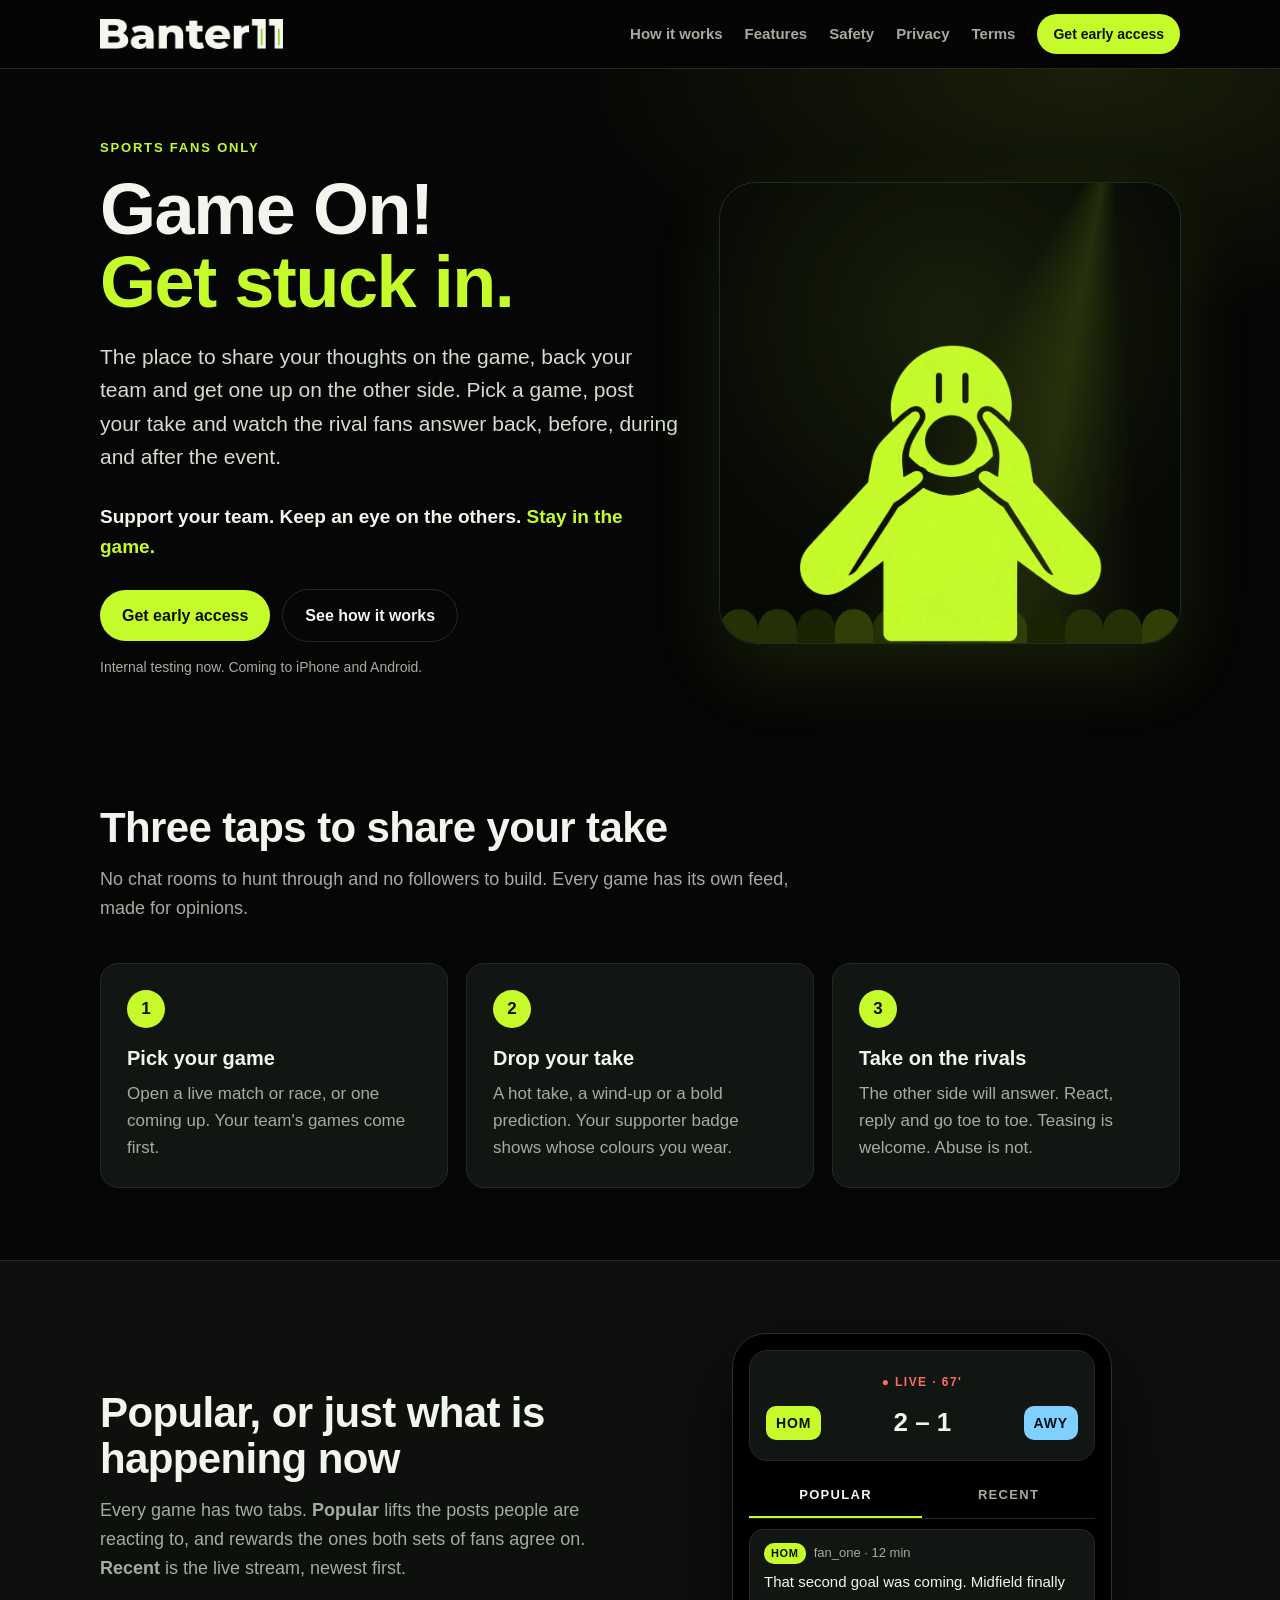
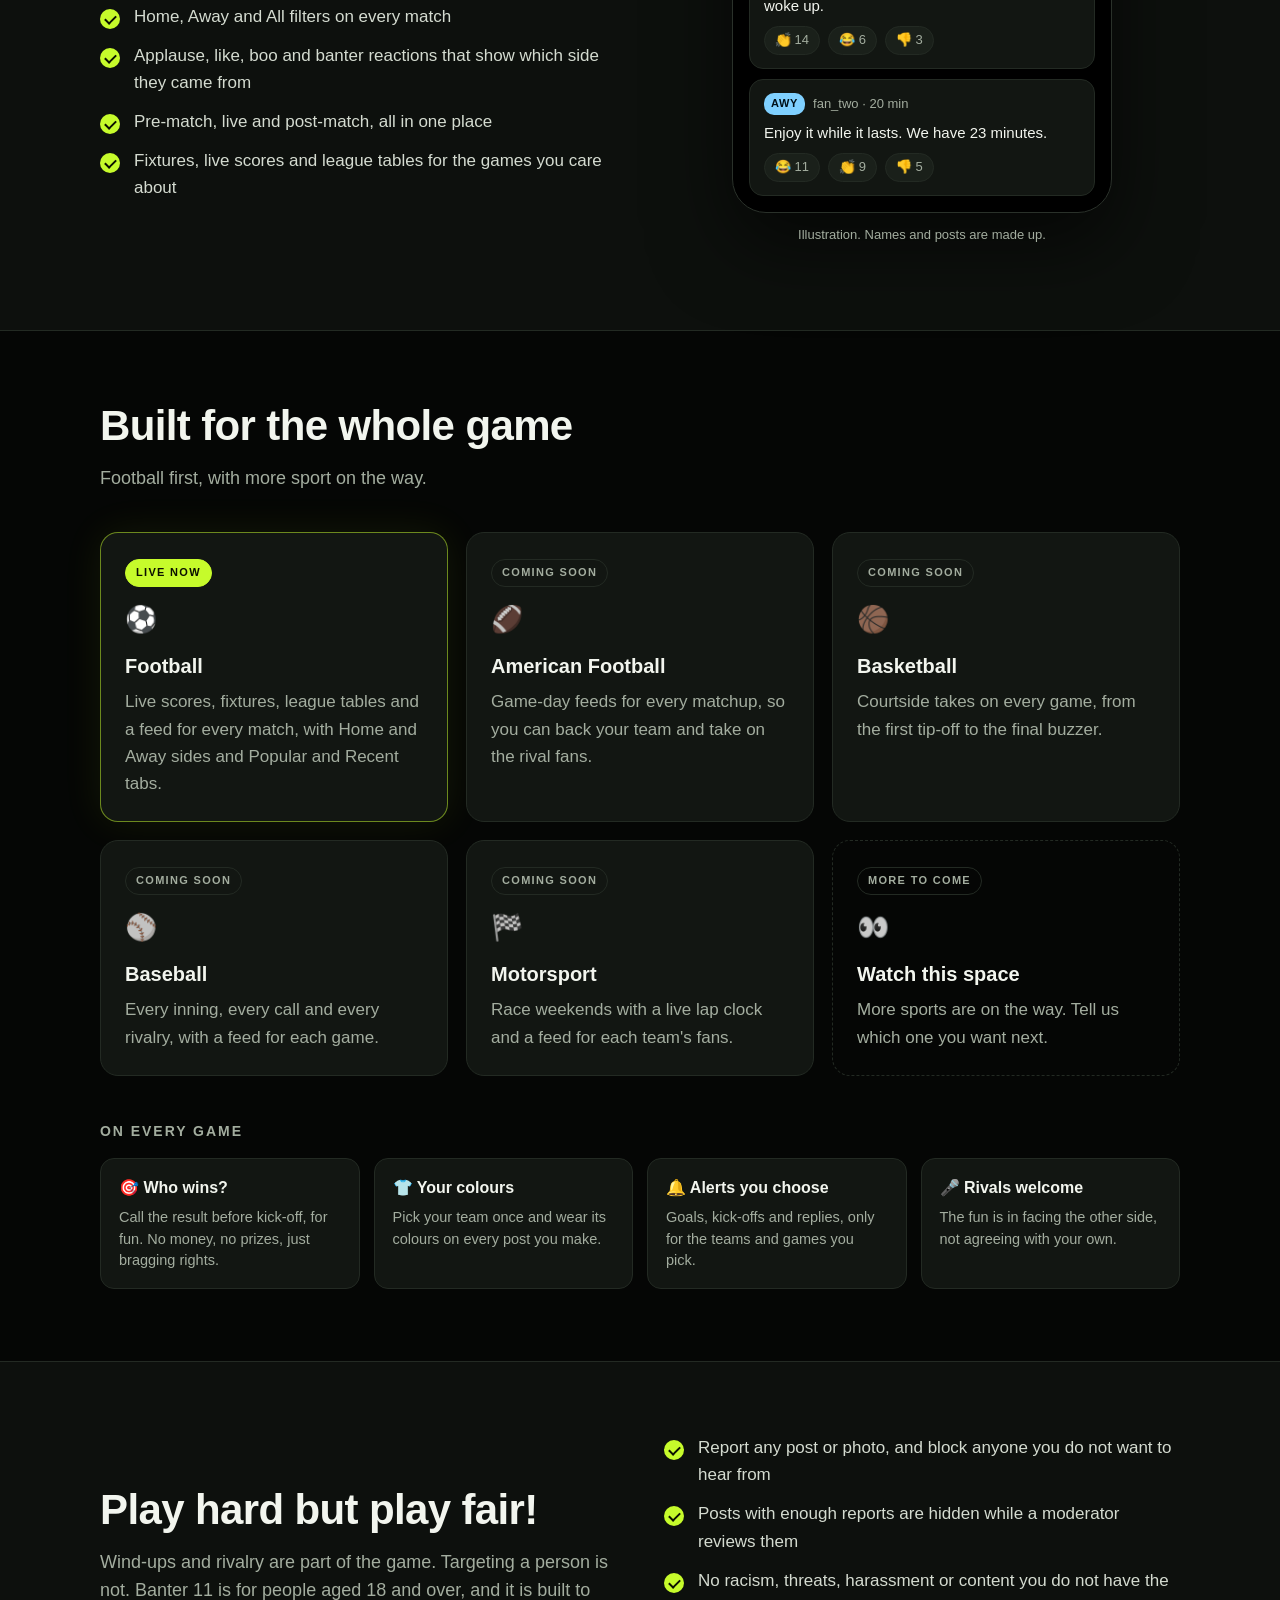
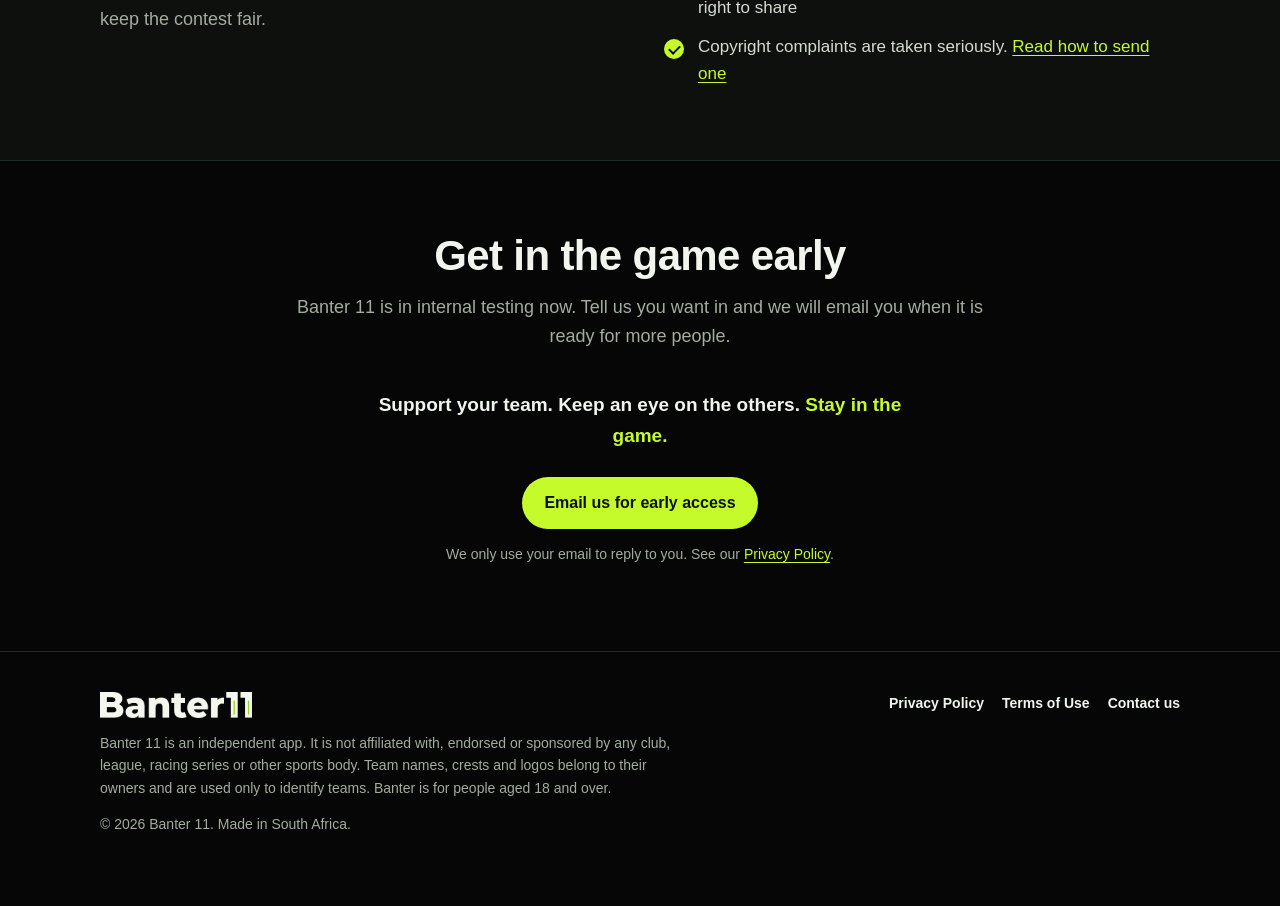
<file: index.html>
<!doctype html>
<html lang="en"><head><meta charset="utf-8"><meta name="viewport" content="width=device-width,initial-scale=1">
<title>Banter 11 · Game On! Share your take with sports fans from both sides</title>
<meta name="description" content="Banter 11 is where sports fans share their thoughts, back their team and take on the rival fans before, during and after the game.">
<meta name="theme-color" content="#050605">
<link rel="canonical" href="https://banter11.com/index.html">
<link rel="icon" href="favicon.ico" sizes="any"><link rel="icon" type="image/png" href="assets/favicon.png">
<link rel="apple-touch-icon" href="assets/apple-touch-icon.png">
<meta property="og:title" content="Banter 11 · Game On! Share your take with sports fans from both sides"><meta property="og:description" content="Banter 11 is where sports fans share their thoughts, back their team and take on the rival fans before, during and after the game.">
<meta property="og:type" content="website"><meta property="og:url" content="https://banter11.com/index.html">
<meta property="og:image" content="https://banter11.com/assets/og-card.png"><meta name="twitter:card" content="summary_large_image">
<link rel="stylesheet" href="style.css"></head>
<body>
<a class="skip" href="#main">Skip to content</a>
<header class="top"><div class="wrap">
<a class="brand" href="index.html" aria-label="Banter 11 home"><img src="assets/wordmark-light.png" alt="Banter 11" width="182" height="30"></a>
<nav aria-label="Main">
<a href="index.html#how">How it works</a><a href="index.html#features">Features</a><a href="index.html#safe">Safety</a>
<a href="privacy.html">Privacy</a><a href="terms.html">Terms</a>
<a class="btn" href="index.html#early">Get early access</a></nav>
</div></header>
<main id="main">

<section class="hero"><div class="wrap">
<div>
<span class="eyebrow">Sports fans only</span>
<h1>Game On! <em>Get stuck in.</em></h1>
<p class="lead">The place to share your thoughts on the game, back your team and get one up on the other side. Pick a game, post your take and watch the rival fans answer back, before, during and after the event.</p>
<p class="slogan">Support your team. Keep an eye on the others. <strong>Stay in the game.</strong></p>
<div class="cta"><a class="btn" href="#early">Get early access</a><a class="btn ghost" href="#how">See how it works</a></div>
<p class="note">Internal testing now. Coming to iPhone and Android.</p>
</div>
<div class="hero-art"><div class="stage" role="img" aria-label="The Banter 11 mascot shouting while football, American football, basketball and motorsport scenes play behind it">
<div class="lights"></div>
<svg class="scene s1" viewBox="0 0 400 400" aria-hidden="true"><g fill="none" stroke="#c6fb2b" stroke-opacity=".35" stroke-width="3"><rect x="24" y="60" width="352" height="300" rx="6"/><line x1="200" y1="60" x2="200" y2="360"/><circle cx="200" cy="210" r="52"/><rect x="24" y="150" width="60" height="120"/><rect x="316" y="150" width="60" height="120"/></g>
<g class="ball"><circle r="17" fill="#f2f5ee"/><polygon points="0,-8 8,-2 5,7 -5,7 -8,-2" fill="#0b1000"/></g></svg>
<svg class="scene s2" viewBox="0 0 400 400" aria-hidden="true"><path id="trk" d="M200 52 C330 52 372 120 372 200 C372 290 320 348 200 348 C80 348 28 290 28 200 C28 120 70 52 200 52Z" fill="none" stroke="#c6fb2b" stroke-opacity=".35" stroke-width="30"/><path d="M200 52 C330 52 372 120 372 200 C372 290 320 348 200 348 C80 348 28 290 28 200 C28 120 70 52 200 52Z" fill="none" stroke="#050605" stroke-opacity=".6" stroke-width="2" stroke-dasharray="10 12"/>
<g><rect x="-13" y="-6" width="26" height="12" rx="4" fill="#f2f5ee"/><rect x="4" y="-8" width="5" height="16" rx="2" fill="#c6fb2b"/><rect x="-14" y="-9" width="4" height="18" rx="2" fill="#c6fb2b"/><animateMotion dur="2.2s" repeatCount="indefinite" rotate="auto"><mpath href="#trk"/></animateMotion></g></svg>
<svg class="scene s3" viewBox="0 0 400 400" aria-hidden="true"><g fill="none" stroke="#c6fb2b" stroke-opacity=".35" stroke-width="3"><rect x="24" y="60" width="352" height="300" rx="6"/><line x1="24" y1="110" x2="376" y2="110"/><line x1="24" y1="160" x2="376" y2="160"/><line x1="24" y1="210" x2="376" y2="210"/><line x1="24" y1="260" x2="376" y2="260"/><line x1="24" y1="310" x2="376" y2="310"/></g>
<g stroke="#f2f5ee" stroke-opacity=".85" stroke-width="5" fill="none" stroke-linecap="round"><path d="M300 66 V40 M280 20 V40 H320 V20"/></g>
<g><ellipse rx="19" ry="11" fill="#9a5a2b"/><path d="M-6 0H6M-3 -3V3M0 -3V3M3 -3V3" stroke="#f2f5ee" stroke-width="1.6"/><animateMotion dur="1.8s" repeatCount="indefinite" rotate="auto" path="M40 340 C130 140 220 60 300 30"/></g></svg>
<svg class="scene s4" viewBox="0 0 400 400" aria-hidden="true"><rect x="270" y="50" width="100" height="70" rx="4" fill="none" stroke="#c6fb2b" stroke-opacity=".5" stroke-width="4"/><rect x="304" y="86" width="32" height="24" fill="none" stroke="#c6fb2b" stroke-opacity=".5" stroke-width="3"/><ellipse cx="300" cy="128" rx="38" ry="9" fill="none" stroke="#ff8a3c" stroke-width="5"/><path d="M264 130 L282 170 M283 134 L292 172 M300 137 L300 174 M317 134 L308 172 M336 130 L318 170" stroke="#f2f5ee" stroke-opacity=".5" stroke-width="2"/>
<g><circle r="16" fill="#ff8a3c"/><path d="M-16 0H16M0 -16V16" stroke="#0b1000" stroke-width="2"/><animateMotion dur="1.8s" repeatCount="indefinite" path="M40 340 C120 90 230 40 300 130"/></g></svg>
<div class="crowd" aria-hidden="true"><i style="--d:0s"></i><i style="--d:.3s"></i><i style="--d:.1s"></i><i style="--d:.5s"></i><i style="--d:.2s"></i><i style="--d:.6s"></i><i style="--d:.15s"></i><i style="--d:.45s"></i><i style="--d:.05s"></i><i style="--d:.35s"></i><i style="--d:.55s"></i><i style="--d:.25s"></i></div>
<div class="rings" aria-hidden="true"><b></b><b></b><b></b></div>
<img class="mascot" src="assets/mascot.png" alt="" width="720" height="709">
<div class="sport" aria-hidden="true"><span class="l1">Football</span><span class="l2">Motorsport</span><span class="l3">American Football</span><span class="l4">Basketball</span></div>
</div>
</div>
</div></section>

<section id="how"><div class="wrap">
<h2>Three taps to share your take</h2>
<p class="sub">No chat rooms to hunt through and no followers to build. Every game has its own feed, made for opinions.</p>
<ol class="steps">
<li><h3>Pick your game</h3><p>Open a live match or race, or one coming up. Your team's games come first.</p></li>
<li><h3>Drop your take</h3><p>A hot take, a wind-up or a bold prediction. Your supporter badge shows whose colours you wear.</p></li>
<li><h3>Take on the rivals</h3><p>The other side will answer. React, reply and go toe to toe. Teasing is welcome. Abuse is not.</p></li>
</ol></div></section>

<section class="alt" id="features"><div class="wrap split">
<div>
<h2>Popular, or just what is happening now</h2>
<p class="sub" style="margin-bottom:0">Every game has two tabs. <strong>Popular</strong> lifts the posts people are reacting to, and rewards the ones both sets of fans agree on. <strong>Recent</strong> is the live stream, newest first.</p>
<ul class="ticks">
<li>Home, Away and All filters on every match</li>
<li>Applause, like, boo and banter reactions that show which side they came from</li>
<li>Pre-match, live and post-match, all in one place</li>
<li>Fixtures, live scores and league tables for the games you care about</li>
</ul>
</div>
<div>
<div class="phone" role="img" aria-label="Illustration of a Banter 11 match screen with a live score, Popular and Recent tabs and two posts">
<div class="score"><span class="live">&#9679; LIVE &middot; 67'</span>
<div class="row"><span class="badge h">HOM</span><span>2 &ndash; 1</span><span class="badge a">AWY</span></div></div>
<div class="tabs"><span class="on">POPULAR</span><span>RECENT</span></div>
<div class="post"><div class="who"><span class="badge h" style="min-width:0;padding:2px 7px;font-size:11px">HOM</span> fan_one &middot; 12 min</div>
<p>That second goal was coming. Midfield finally woke up.</p><div class="react"><span>&#128079; 14</span><span>&#128514; 6</span><span>&#128078; 3</span></div></div>
<div class="post"><div class="who"><span class="badge a" style="min-width:0;padding:2px 7px;font-size:11px">AWY</span> fan_two &middot; 20 min</div>
<p>Enjoy it while it lasts. We have 23 minutes.</p><div class="react"><span>&#128514; 11</span><span>&#128079; 9</span><span>&#128078; 5</span></div></div>
</div>
<p class="fine">Illustration. Names and posts are made up.</p>
</div></div></section>

<section><div class="wrap">
<h2>Built for the whole game</h2>
<p class="sub">Football first, with more sport on the way.</p>
<div class="grid">
<article class="live"><span class="tag on">Live now</span><div class="ico">&#9917;</div><h3>Football</h3><p>Live scores, fixtures, league tables and a feed for every match, with Home and Away sides and Popular and Recent tabs.</p></article>
<article><span class="tag">Coming soon</span><div class="ico">&#127944;</div><h3>American Football</h3><p>Game-day feeds for every matchup, so you can back your team and take on the rival fans.</p></article>
<article><span class="tag">Coming soon</span><div class="ico">&#127936;</div><h3>Basketball</h3><p>Courtside takes on every game, from the first tip-off to the final buzzer.</p></article>
<article><span class="tag">Coming soon</span><div class="ico">&#9918;</div><h3>Baseball</h3><p>Every inning, every call and every rivalry, with a feed for each game.</p></article>
<article><span class="tag">Coming soon</span><div class="ico">&#127937;</div><h3>Motorsport</h3><p>Race weekends with a live lap clock and a feed for each team's fans.</p></article>
<article class="watch"><span class="tag">More to come</span><div class="ico">&#128064;</div><h3>Watch this space</h3><p>More sports are on the way. Tell us which one you want next.</p></article>
</div>
<h3 class="every">On every game</h3>
<div class="chips">
<div><b>&#127919; Who wins?</b><span>Call the result before kick-off, for fun. No money, no prizes, just bragging rights.</span></div>
<div><b>&#128085; Your colours</b><span>Pick your team once and wear its colours on every post you make.</span></div>
<div><b>&#128276; Alerts you choose</b><span>Goals, kick-offs and replies, only for the teams and games you pick.</span></div>
<div><b>&#127908; Rivals welcome</b><span>The fun is in facing the other side, not agreeing with your own.</span></div>
</div></div></section>

<section class="alt" id="safe"><div class="wrap split">
<div>
<h2>Play hard but play fair!</h2>
<p class="sub" style="margin-bottom:0">Wind-ups and rivalry are part of the game. Targeting a person is not. Banter 11 is for people aged 18 and over, and it is built to keep the contest fair.</p>
</div>
<ul class="ticks" style="margin:0">
<li>Report any post or photo, and block anyone you do not want to hear from</li>
<li>Posts with enough reports are hidden while a moderator reviews them</li>
<li>No racism, threats, harassment or content you do not have the right to share</li>
<li>Copyright complaints are taken seriously. <a href="terms.html#copyright">Read how to send one</a></li>
</ul>
</div></section>

<section class="cta-band" id="early"><div class="wrap">
<h2>Get in the game early</h2>
<p class="sub" style="margin-inline:auto">Banter 11 is in internal testing now. Tell us you want in and we will email you when it is ready for more people.</p>
<p class="slogan" style="margin-inline:auto;text-align:center">Support your team. Keep an eye on the others. <strong>Stay in the game.</strong></p>
<div class="cta"><a class="btn" href="mailto:hello@banter11.com?subject=Banter%2011%20early%20access&amp;body=Hi%2C%20please%20add%20me%20to%20the%20early%20access%20list.">Email us for early access</a></div>
<p class="note">We only use your email to reply to you. See our <a href="privacy.html">Privacy Policy</a>.</p>
</div></section>
</main>
<footer><div class="wrap">
<div><img src="assets/wordmark-light.png" alt="Banter 11" width="152" height="25">
<p class="disclaimer">Banter 11 is an independent app. It is not affiliated with, endorsed or sponsored by any club, league, racing series or other sports body. Team names, crests and logos belong to their owners and are used only to identify teams. Banter is for people aged 18 and over.</p>
<p>&copy; 2026 Banter 11. Made in South Africa.</p></div>
<nav aria-label="Footer"><a href="privacy.html">Privacy Policy</a><a href="terms.html">Terms of Use</a><a href="mailto:hello@banter11.com">Contact us</a></nav>
</div></footer>
</body></html>
</file>
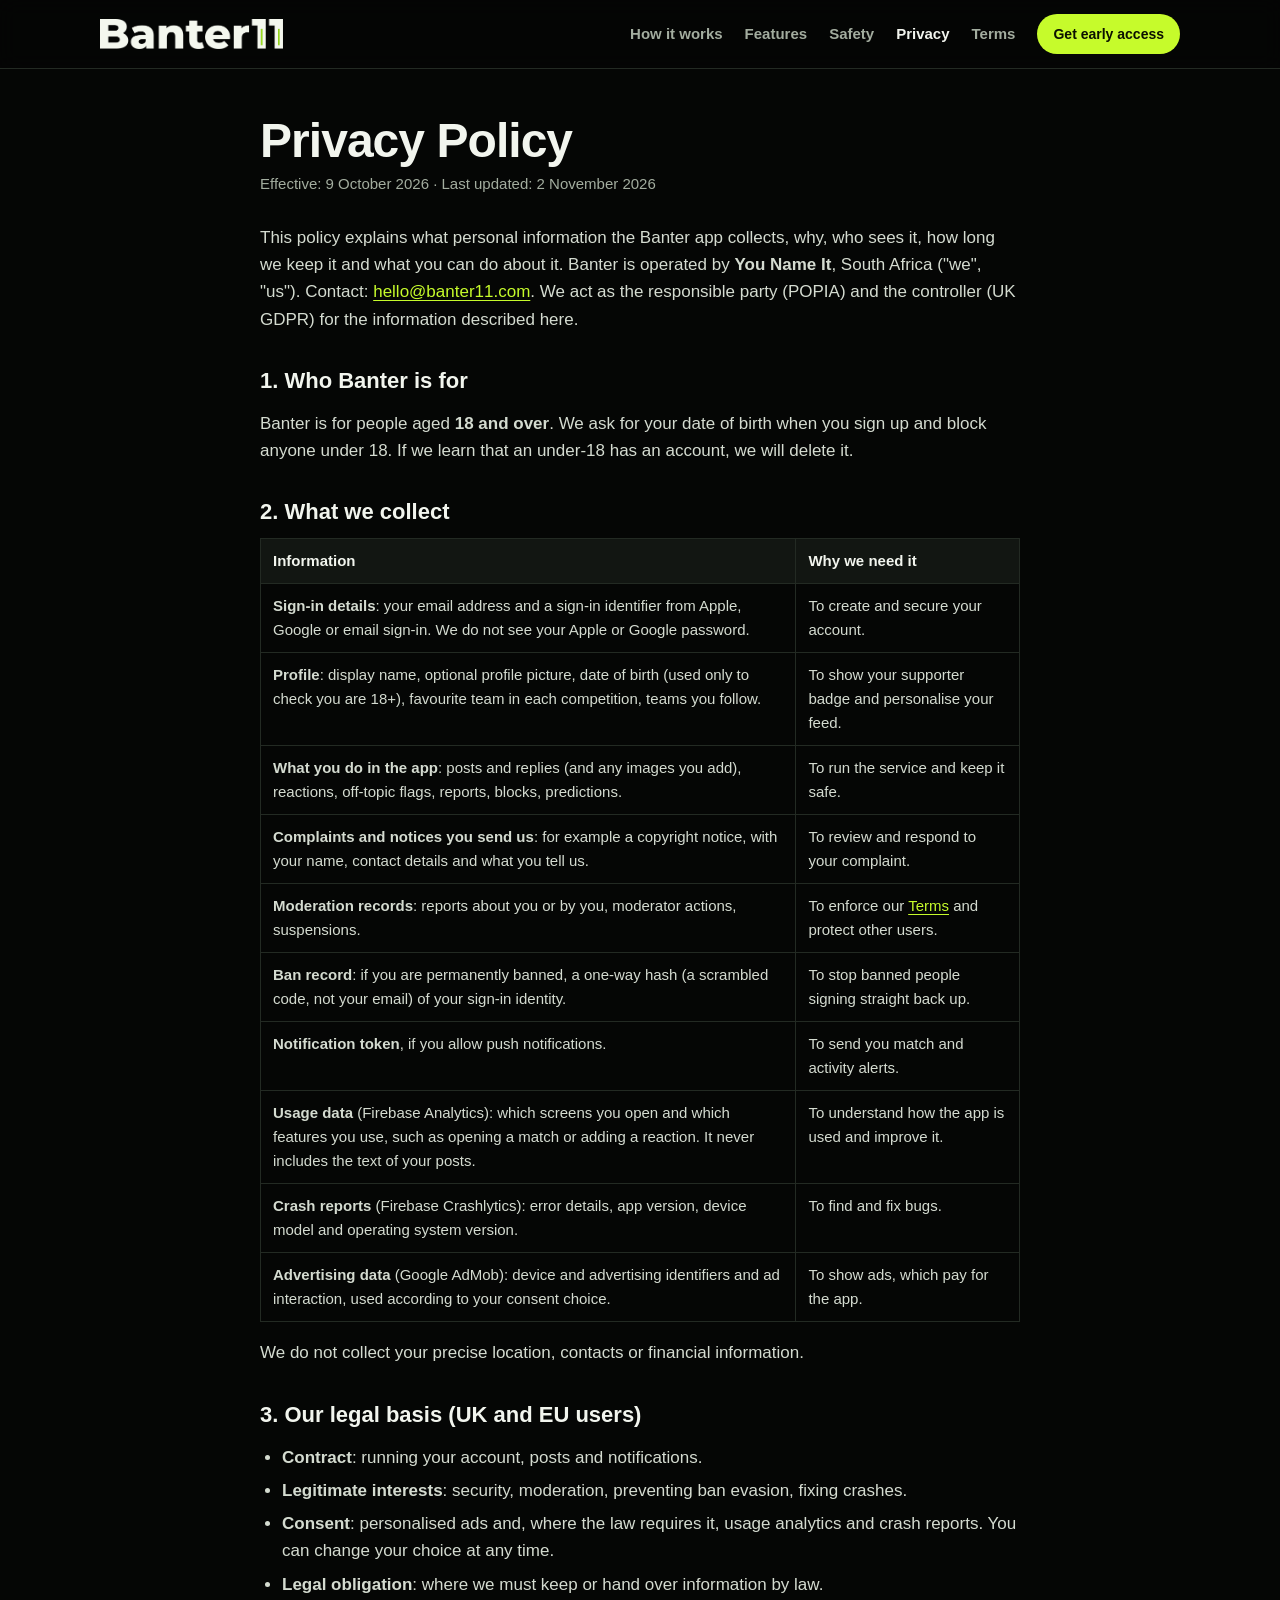
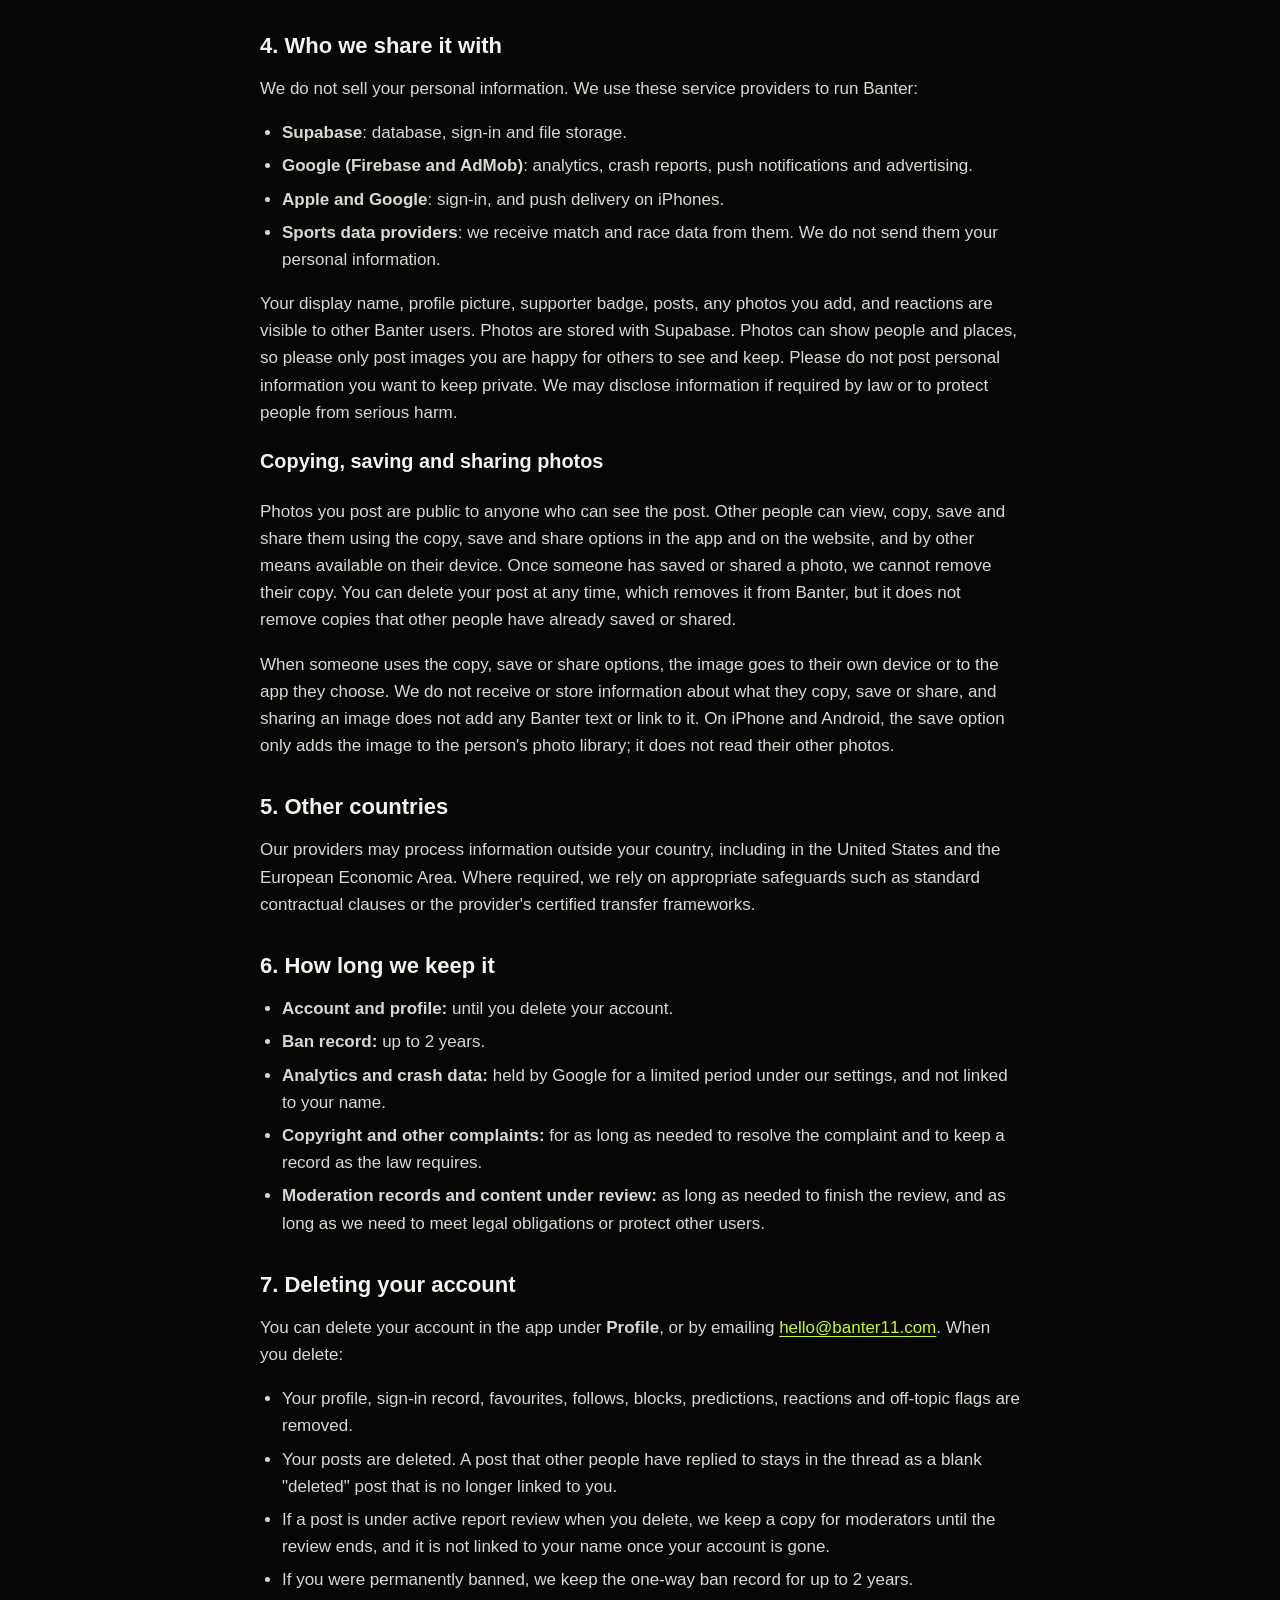
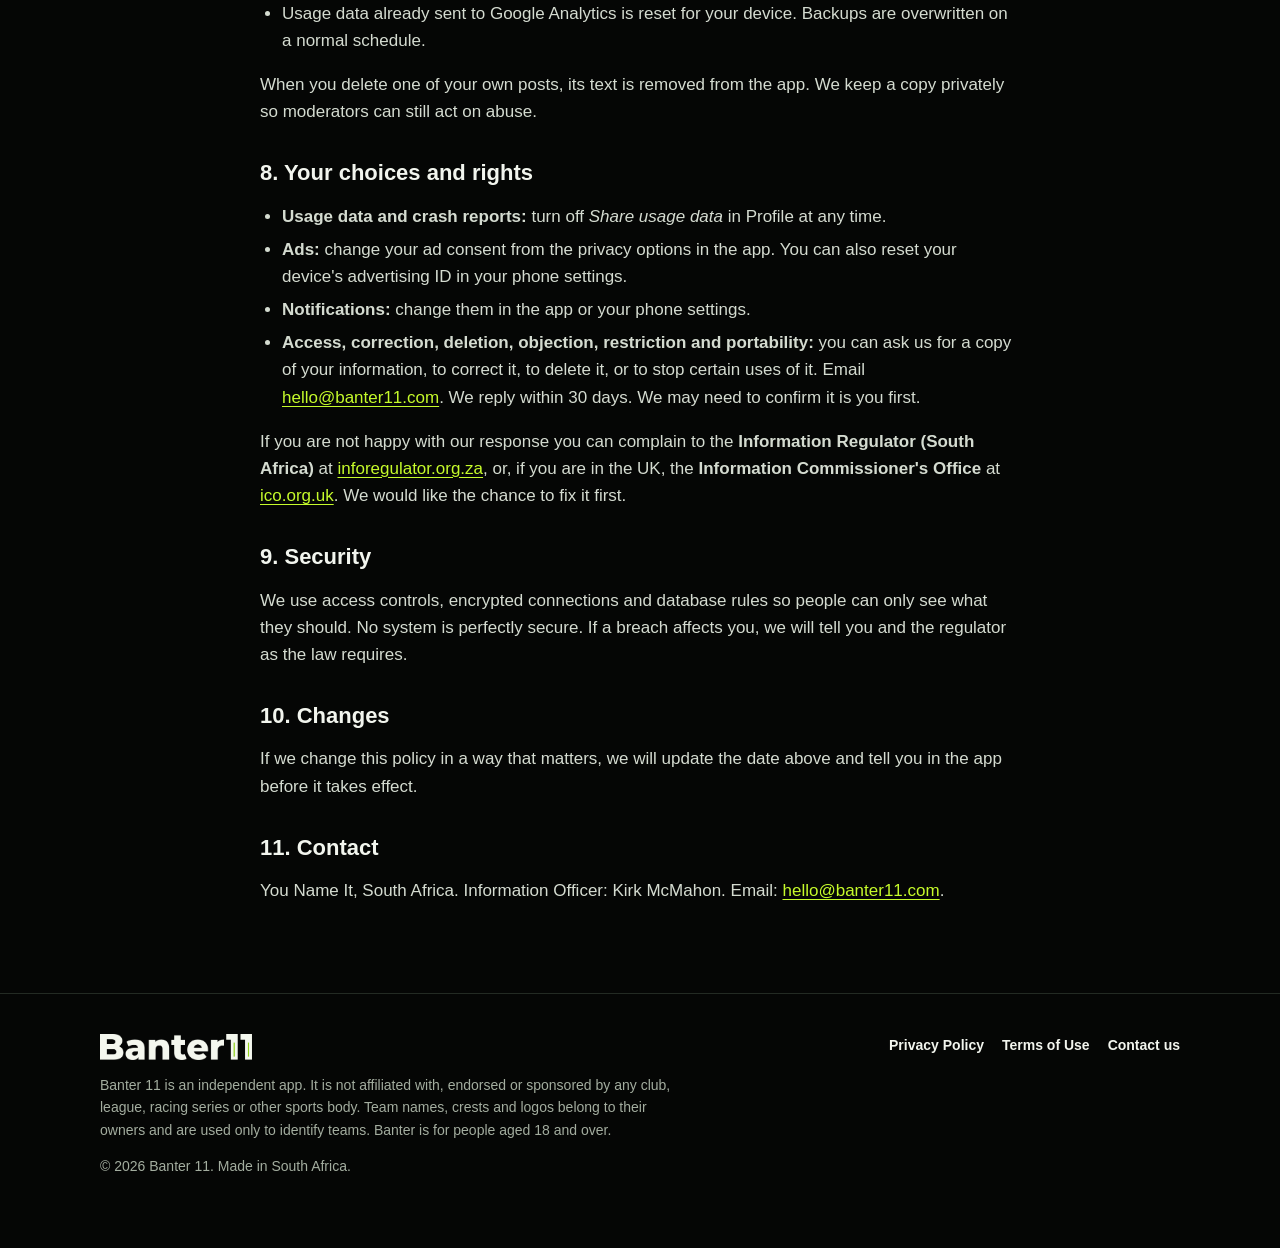
<file: privacy.html>
<!doctype html>
<html lang="en"><head><meta charset="utf-8"><meta name="viewport" content="width=device-width,initial-scale=1">
<title>Privacy Policy · Banter 11</title>
<meta name="description" content="How Banter 11 collects, uses and protects your personal information, and the choices you have.">
<meta name="theme-color" content="#050605">
<link rel="canonical" href="https://banter11.com/privacy.html">
<link rel="icon" href="favicon.ico" sizes="any"><link rel="icon" type="image/png" href="assets/favicon.png">
<link rel="apple-touch-icon" href="assets/apple-touch-icon.png">
<meta property="og:title" content="Privacy Policy · Banter 11"><meta property="og:description" content="How Banter 11 collects, uses and protects your personal information, and the choices you have.">
<meta property="og:type" content="website"><meta property="og:url" content="https://banter11.com/privacy.html">
<meta property="og:image" content="https://banter11.com/assets/og-card.png"><meta name="twitter:card" content="summary_large_image">
<link rel="stylesheet" href="style.css"></head>
<body>
<a class="skip" href="#main">Skip to content</a>
<header class="top"><div class="wrap">
<a class="brand" href="index.html" aria-label="Banter 11 home"><img src="assets/wordmark-light.png" alt="Banter 11" width="182" height="30"></a>
<nav aria-label="Main">
<a href="index.html#how">How it works</a><a href="index.html#features">Features</a><a href="index.html#safe">Safety</a>
<a href="privacy.html" aria-current="page">Privacy</a><a href="terms.html">Terms</a>
<a class="btn" href="index.html#early">Get early access</a></nav>
</div></header>
<main id="main">
<div class="legal"><div class="wrap"><article>
<h1>Privacy Policy</h1>
<p class="meta">Effective: 9 October 2026 &middot; Last updated: 2 November 2026</p>

<p>This policy explains what personal information the Banter app collects, why, who sees it, how long we keep it and what you can do about it. Banter is operated by <strong>You Name It</strong>, South Africa ("we", "us"). Contact: <a href="mailto:hello@banter11.com">hello@banter11.com</a>. We act as the responsible party (POPIA) and the controller (UK GDPR) for the information described here.</p>

<h2>1. Who Banter is for</h2>
<p>Banter is for people aged <strong>18 and over</strong>. We ask for your date of birth when you sign up and block anyone under 18. If we learn that an under-18 has an account, we will delete it.</p>

<h2>2. What we collect</h2>
<table>
<tr><th>Information</th><th>Why we need it</th></tr>
<tr><td><strong>Sign-in details</strong>: your email address and a sign-in identifier from Apple, Google or email sign-in. We do not see your Apple or Google password.</td><td>To create and secure your account.</td></tr>
<tr><td><strong>Profile</strong>: display name, optional profile picture, date of birth (used only to check you are 18+), favourite team in each competition, teams you follow.</td><td>To show your supporter badge and personalise your feed.</td></tr>
<tr><td><strong>What you do in the app</strong>: posts and replies (and any images you add), reactions, off-topic flags, reports, blocks, predictions.</td><td>To run the service and keep it safe.</td></tr>
<tr><td><strong>Complaints and notices you send us</strong>: for example a copyright notice, with your name, contact details and what you tell us.</td><td>To review and respond to your complaint.</td></tr>
<tr><td><strong>Moderation records</strong>: reports about you or by you, moderator actions, suspensions.</td><td>To enforce our <a href="terms.html">Terms</a> and protect other users.</td></tr>
<tr><td><strong>Ban record</strong>: if you are permanently banned, a one-way hash (a scrambled code, not your email) of your sign-in identity.</td><td>To stop banned people signing straight back up.</td></tr>
<tr><td><strong>Notification token</strong>, if you allow push notifications.</td><td>To send you match and activity alerts.</td></tr>
<tr><td><strong>Usage data</strong> (Firebase Analytics): which screens you open and which features you use, such as opening a match or adding a reaction. It never includes the text of your posts.</td><td>To understand how the app is used and improve it.</td></tr>
<tr><td><strong>Crash reports</strong> (Firebase Crashlytics): error details, app version, device model and operating system version.</td><td>To find and fix bugs.</td></tr>
<tr><td><strong>Advertising data</strong> (Google AdMob): device and advertising identifiers and ad interaction, used according to your consent choice.</td><td>To show ads, which pay for the app.</td></tr>
</table>
<p>We do not collect your precise location, contacts or financial information.</p>

<h2>3. Our legal basis (UK and EU users)</h2>
<ul>
<li><strong>Contract</strong>: running your account, posts and notifications.</li>
<li><strong>Legitimate interests</strong>: security, moderation, preventing ban evasion, fixing crashes.</li>
<li><strong>Consent</strong>: personalised ads and, where the law requires it, usage analytics and crash reports. You can change your choice at any time.</li>
<li><strong>Legal obligation</strong>: where we must keep or hand over information by law.</li>
</ul>

<h2>4. Who we share it with</h2>
<p>We do not sell your personal information. We use these service providers to run Banter:</p>
<ul>
<li><strong>Supabase</strong>: database, sign-in and file storage.</li>
<li><strong>Google (Firebase and AdMob)</strong>: analytics, crash reports, push notifications and advertising.</li>
<li><strong>Apple and Google</strong>: sign-in, and push delivery on iPhones.</li>
<li><strong>Sports data providers</strong>: we receive match and race data from them. We do not send them your personal information.</li>
</ul>
<p>Your display name, profile picture, supporter badge, posts, any photos you add, and reactions are visible to other Banter users. Photos are stored with Supabase. Photos can show people and places, so please only post images you are happy for others to see and keep. Please do not post personal information you want to keep private. We may disclose information if required by law or to protect people from serious harm.</p>

<h3>Copying, saving and sharing photos</h3>
<p>Photos you post are public to anyone who can see the post. Other people can view, copy, save and share them using the copy, save and share options in the app and on the website, and by other means available on their device. Once someone has saved or shared a photo, we cannot remove their copy. You can delete your post at any time, which removes it from Banter, but it does not remove copies that other people have already saved or shared.</p>
<p>When someone uses the copy, save or share options, the image goes to their own device or to the app they choose. We do not receive or store information about what they copy, save or share, and sharing an image does not add any Banter text or link to it. On iPhone and Android, the save option only adds the image to the person's photo library; it does not read their other photos.</p>

<h2>5. Other countries</h2>
<p>Our providers may process information outside your country, including in the United States and the European Economic Area. Where required, we rely on appropriate safeguards such as standard contractual clauses or the provider's certified transfer frameworks.</p>

<h2>6. How long we keep it</h2>
<ul>
<li><strong>Account and profile:</strong> until you delete your account.</li>
<li><strong>Ban record:</strong> up to 2 years.</li>
<li><strong>Analytics and crash data:</strong> held by Google for a limited period under our settings, and not linked to your name.</li>
<li><strong>Copyright and other complaints:</strong> for as long as needed to resolve the complaint and to keep a record as the law requires.</li>
<li><strong>Moderation records and content under review:</strong> as long as needed to finish the review, and as long as we need to meet legal obligations or protect other users.</li>
</ul>

<h2>7. Deleting your account</h2>
<p>You can delete your account in the app under <strong>Profile</strong>, or by emailing <a href="mailto:hello@banter11.com">hello@banter11.com</a>. When you delete:</p>
<ul>
<li>Your profile, sign-in record, favourites, follows, blocks, predictions, reactions and off-topic flags are removed.</li>
<li>Your posts are deleted. A post that other people have replied to stays in the thread as a blank "deleted" post that is no longer linked to you.</li>
<li>If a post is under active report review when you delete, we keep a copy for moderators until the review ends, and it is not linked to your name once your account is gone.</li>
<li>If you were permanently banned, we keep the one-way ban record for up to 2 years.</li>
<li>Usage data already sent to Google Analytics is reset for your device. Backups are overwritten on a normal schedule.</li>
</ul>
<p>When you delete one of your own posts, its text is removed from the app. We keep a copy privately so moderators can still act on abuse.</p>

<h2>8. Your choices and rights</h2>
<ul>
<li><strong>Usage data and crash reports:</strong> turn off <em>Share usage data</em> in Profile at any time.</li>
<li><strong>Ads:</strong> change your ad consent from the privacy options in the app. You can also reset your device's advertising ID in your phone settings.</li>
<li><strong>Notifications:</strong> change them in the app or your phone settings.</li>
<li><strong>Access, correction, deletion, objection, restriction and portability:</strong> you can ask us for a copy of your information, to correct it, to delete it, or to stop certain uses of it. Email <a href="mailto:hello@banter11.com">hello@banter11.com</a>. We reply within 30 days. We may need to confirm it is you first.</li>
</ul>
<p>If you are not happy with our response you can complain to the <strong>Information Regulator (South Africa)</strong> at <a href="https://inforegulator.org.za">inforegulator.org.za</a>, or, if you are in the UK, the <strong>Information Commissioner's Office</strong> at <a href="https://ico.org.uk">ico.org.uk</a>. We would like the chance to fix it first.</p>

<h2>9. Security</h2>
<p>We use access controls, encrypted connections and database rules so people can only see what they should. No system is perfectly secure. If a breach affects you, we will tell you and the regulator as the law requires.</p>

<h2>10. Changes</h2>
<p>If we change this policy in a way that matters, we will update the date above and tell you in the app before it takes effect.</p>

<h2>11. Contact</h2>
<p>You Name It, South Africa. Information Officer: Kirk McMahon. Email: <a href="mailto:hello@banter11.com">hello@banter11.com</a>.</p>
</article></div></div>
</main>
<footer><div class="wrap">
<div><img src="assets/wordmark-light.png" alt="Banter 11" width="152" height="25">
<p class="disclaimer">Banter 11 is an independent app. It is not affiliated with, endorsed or sponsored by any club, league, racing series or other sports body. Team names, crests and logos belong to their owners and are used only to identify teams. Banter is for people aged 18 and over.</p>
<p>&copy; 2026 Banter 11. Made in South Africa.</p></div>
<nav aria-label="Footer"><a href="privacy.html">Privacy Policy</a><a href="terms.html">Terms of Use</a><a href="mailto:hello@banter11.com">Contact us</a></nav>
</div></footer>
</body></html>
</file>
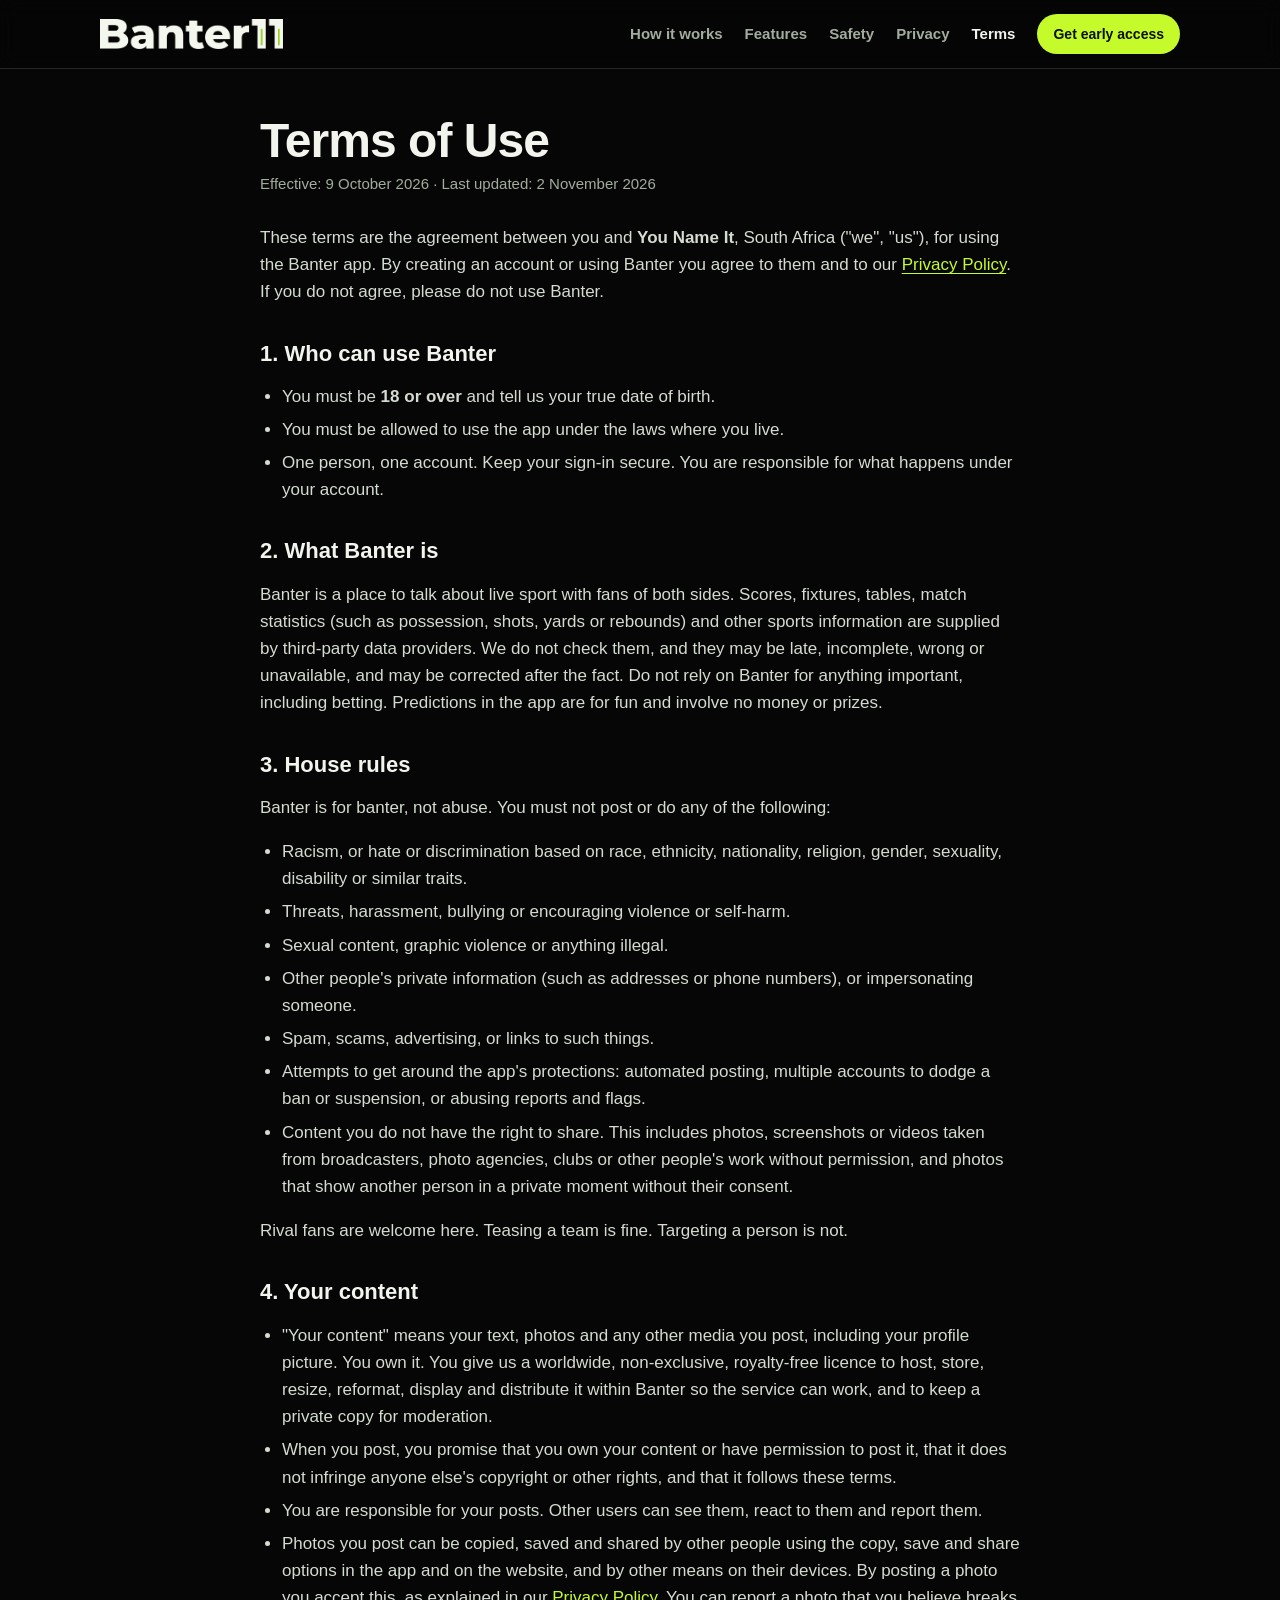
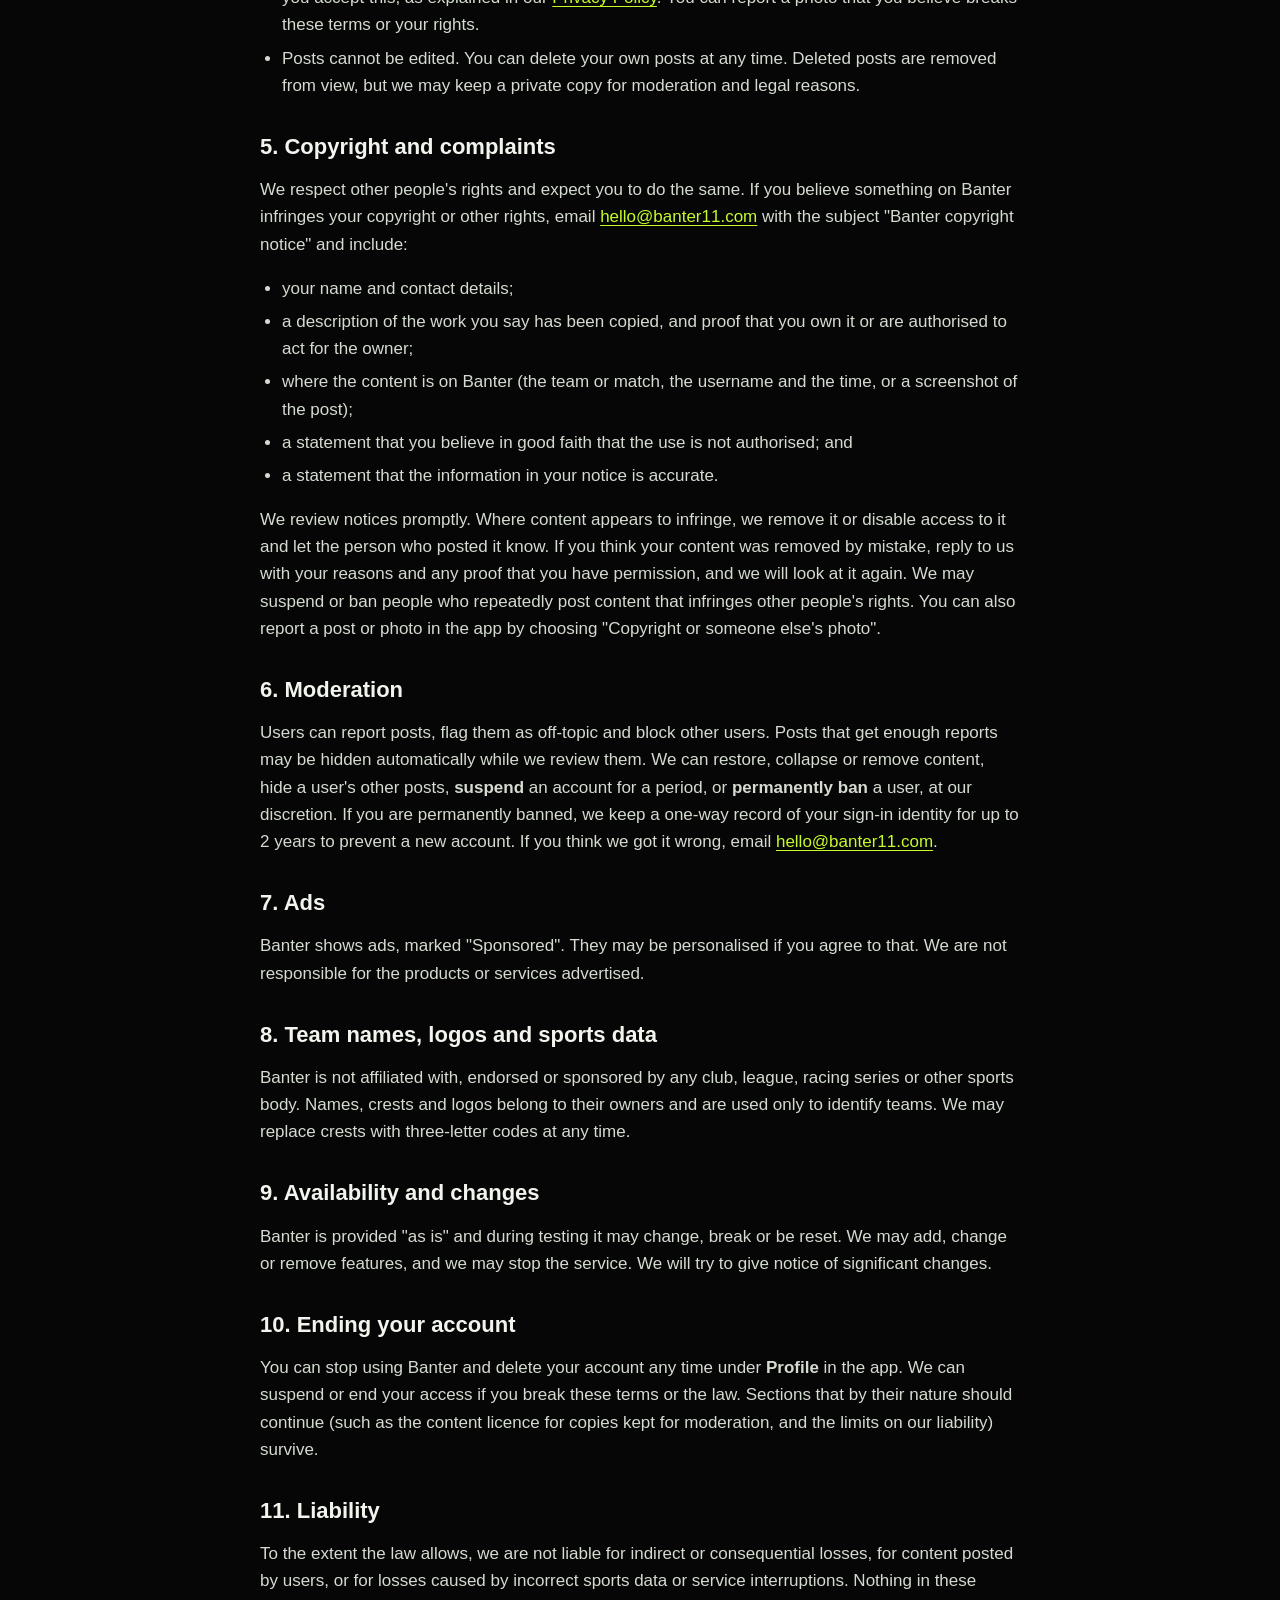
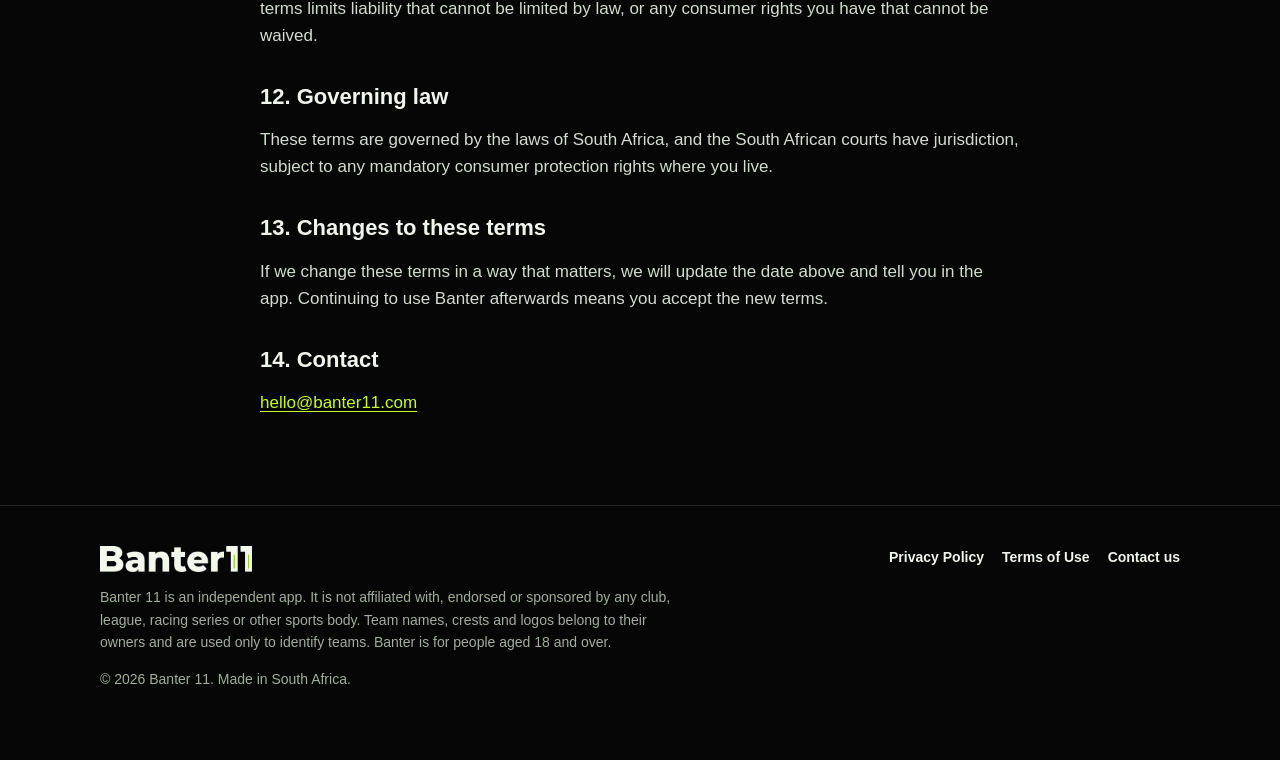
<file: terms.html>
<!doctype html>
<html lang="en"><head><meta charset="utf-8"><meta name="viewport" content="width=device-width,initial-scale=1">
<title>Terms of Use · Banter 11</title>
<meta name="description" content="The Banter 11 Terms of Use: who can use Banter, house rules, your content, moderation and copyright complaints.">
<meta name="theme-color" content="#050605">
<link rel="canonical" href="https://banter11.com/terms.html">
<link rel="icon" href="favicon.ico" sizes="any"><link rel="icon" type="image/png" href="assets/favicon.png">
<link rel="apple-touch-icon" href="assets/apple-touch-icon.png">
<meta property="og:title" content="Terms of Use · Banter 11"><meta property="og:description" content="The Banter 11 Terms of Use: who can use Banter, house rules, your content, moderation and copyright complaints.">
<meta property="og:type" content="website"><meta property="og:url" content="https://banter11.com/terms.html">
<meta property="og:image" content="https://banter11.com/assets/og-card.png"><meta name="twitter:card" content="summary_large_image">
<link rel="stylesheet" href="style.css"></head>
<body>
<a class="skip" href="#main">Skip to content</a>
<header class="top"><div class="wrap">
<a class="brand" href="index.html" aria-label="Banter 11 home"><img src="assets/wordmark-light.png" alt="Banter 11" width="182" height="30"></a>
<nav aria-label="Main">
<a href="index.html#how">How it works</a><a href="index.html#features">Features</a><a href="index.html#safe">Safety</a>
<a href="privacy.html">Privacy</a><a href="terms.html" aria-current="page">Terms</a>
<a class="btn" href="index.html#early">Get early access</a></nav>
</div></header>
<main id="main">
<div class="legal"><div class="wrap"><article>
<h1>Terms of Use</h1>
<p class="meta">Effective: 9 October 2026 &middot; Last updated: 2 November 2026</p>

<p>These terms are the agreement between you and <strong>You Name It</strong>, South Africa ("we", "us"), for using the Banter app. By creating an account or using Banter you agree to them and to our <a href="privacy.html">Privacy Policy</a>. If you do not agree, please do not use Banter.</p>

<h2>1. Who can use Banter</h2>
<ul>
<li>You must be <strong>18 or over</strong> and tell us your true date of birth.</li>
<li>You must be allowed to use the app under the laws where you live.</li>
<li>One person, one account. Keep your sign-in secure. You are responsible for what happens under your account.</li>
</ul>

<h2>2. What Banter is</h2>
<p>Banter is a place to talk about live sport with fans of both sides. Scores, fixtures, tables, match statistics (such as possession, shots, yards or rebounds) and other sports information are supplied by third-party data providers. We do not check them, and they may be late, incomplete, wrong or unavailable, and may be corrected after the fact. Do not rely on Banter for anything important, including betting. Predictions in the app are for fun and involve no money or prizes.</p>

<h2>3. House rules</h2>
<p>Banter is for banter, not abuse. You must not post or do any of the following:</p>
<ul>
<li>Racism, or hate or discrimination based on race, ethnicity, nationality, religion, gender, sexuality, disability or similar traits.</li>
<li>Threats, harassment, bullying or encouraging violence or self-harm.</li>
<li>Sexual content, graphic violence or anything illegal.</li>
<li>Other people's private information (such as addresses or phone numbers), or impersonating someone.</li>
<li>Spam, scams, advertising, or links to such things.</li>
<li>Attempts to get around the app's protections: automated posting, multiple accounts to dodge a ban or suspension, or abusing reports and flags.</li>
<li>Content you do not have the right to share. This includes photos, screenshots or videos taken from broadcasters, photo agencies, clubs or other people's work without permission, and photos that show another person in a private moment without their consent.</li>
</ul>
<p>Rival fans are welcome here. Teasing a team is fine. Targeting a person is not.</p>

<h2>4. Your content</h2>
<ul>
<li>"Your content" means your text, photos and any other media you post, including your profile picture. You own it. You give us a worldwide, non-exclusive, royalty-free licence to host, store, resize, reformat, display and distribute it within Banter so the service can work, and to keep a private copy for moderation.</li>
<li>When you post, you promise that you own your content or have permission to post it, that it does not infringe anyone else's copyright or other rights, and that it follows these terms.</li>
<li>You are responsible for your posts. Other users can see them, react to them and report them.</li>
<li>Photos you post can be copied, saved and shared by other people using the copy, save and share options in the app and on the website, and by other means on their devices. By posting a photo you accept this, as explained in our <a href="privacy.html">Privacy Policy</a>. You can report a photo that you believe breaks these terms or your rights.</li>
<li>Posts cannot be edited. You can delete your own posts at any time. Deleted posts are removed from view, but we may keep a private copy for moderation and legal reasons.</li>
</ul>

<h2 id="copyright">5. Copyright and complaints</h2>
<p>We respect other people's rights and expect you to do the same. If you believe something on Banter infringes your copyright or other rights, email <a href="mailto:hello@banter11.com?subject=Banter%20copyright%20notice">hello@banter11.com</a> with the subject "Banter copyright notice" and include:</p>
<ul>
<li>your name and contact details;</li>
<li>a description of the work you say has been copied, and proof that you own it or are authorised to act for the owner;</li>
<li>where the content is on Banter (the team or match, the username and the time, or a screenshot of the post);</li>
<li>a statement that you believe in good faith that the use is not authorised; and</li>
<li>a statement that the information in your notice is accurate.</li>
</ul>
<p>We review notices promptly. Where content appears to infringe, we remove it or disable access to it and let the person who posted it know. If you think your content was removed by mistake, reply to us with your reasons and any proof that you have permission, and we will look at it again. We may suspend or ban people who repeatedly post content that infringes other people's rights. You can also report a post or photo in the app by choosing "Copyright or someone else's photo".</p>

<h2>6. Moderation</h2>
<p>Users can report posts, flag them as off-topic and block other users. Posts that get enough reports may be hidden automatically while we review them. We can restore, collapse or remove content, hide a user's other posts, <strong>suspend</strong> an account for a period, or <strong>permanently ban</strong> a user, at our discretion. If you are permanently banned, we keep a one-way record of your sign-in identity for up to 2 years to prevent a new account. If you think we got it wrong, email <a href="mailto:hello@banter11.com">hello@banter11.com</a>.</p>

<h2>7. Ads</h2>
<p>Banter shows ads, marked "Sponsored". They may be personalised if you agree to that. We are not responsible for the products or services advertised.</p>

<h2>8. Team names, logos and sports data</h2>
<p>Banter is not affiliated with, endorsed or sponsored by any club, league, racing series or other sports body. Names, crests and logos belong to their owners and are used only to identify teams. We may replace crests with three-letter codes at any time.</p>

<h2>9. Availability and changes</h2>
<p>Banter is provided "as is" and during testing it may change, break or be reset. We may add, change or remove features, and we may stop the service. We will try to give notice of significant changes.</p>

<h2>10. Ending your account</h2>
<p>You can stop using Banter and delete your account any time under <strong>Profile</strong> in the app. We can suspend or end your access if you break these terms or the law. Sections that by their nature should continue (such as the content licence for copies kept for moderation, and the limits on our liability) survive.</p>

<h2>11. Liability</h2>
<p>To the extent the law allows, we are not liable for indirect or consequential losses, for content posted by users, or for losses caused by incorrect sports data or service interruptions. Nothing in these terms limits liability that cannot be limited by law, or any consumer rights you have that cannot be waived.</p>

<h2>12. Governing law</h2>
<p>These terms are governed by the laws of South Africa, and the South African courts have jurisdiction, subject to any mandatory consumer protection rights where you live.</p>

<h2>13. Changes to these terms</h2>
<p>If we change these terms in a way that matters, we will update the date above and tell you in the app. Continuing to use Banter afterwards means you accept the new terms.</p>

<h2>14. Contact</h2>
<p><a href="mailto:hello@banter11.com">hello@banter11.com</a></p>
</article></div></div>
</main>
<footer><div class="wrap">
<div><img src="assets/wordmark-light.png" alt="Banter 11" width="152" height="25">
<p class="disclaimer">Banter 11 is an independent app. It is not affiliated with, endorsed or sponsored by any club, league, racing series or other sports body. Team names, crests and logos belong to their owners and are used only to identify teams. Banter is for people aged 18 and over.</p>
<p>&copy; 2026 Banter 11. Made in South Africa.</p></div>
<nav aria-label="Footer"><a href="privacy.html">Privacy Policy</a><a href="terms.html">Terms of Use</a><a href="mailto:hello@banter11.com">Contact us</a></nav>
</div></footer>
</body></html>
</file>
<file: style.css>
:root{
  --bg:#050605; --bg2:#0d100d; --card:#121612; --line:#232a23;
  --text:#f2f5ee; --muted:#a3ad9f; --lime:#c6fb2b; --lime-ink:#0b1000;
  --home:#c6fb2b; --away:#7fd0ff;
  --radius:18px; --max:1120px;
}
*{box-sizing:border-box}
html{scroll-behavior:smooth;-webkit-text-size-adjust:100%}
body{margin:0;background:var(--bg);color:var(--text);
  font:17px/1.6 -apple-system,BlinkMacSystemFont,"Segoe UI",Roboto,Helvetica,Arial,sans-serif;
  -webkit-font-smoothing:antialiased}
a{color:var(--lime);text-underline-offset:3px}
a:hover{color:#fff}
img{max-width:100%;display:block}
.wrap{max-width:var(--max);margin:0 auto;padding:0 20px}
.skip{position:absolute;left:-999px}
.skip:focus{left:12px;top:12px;background:var(--lime);color:var(--lime-ink);padding:8px 12px;border-radius:8px;z-index:9}

/* header */
.top{position:sticky;top:0;z-index:5;background:rgba(5,6,5,.82);backdrop-filter:blur(10px);
  border-bottom:1px solid var(--line)}
.top .wrap{display:flex;align-items:center;justify-content:space-between;height:68px;gap:16px}
.brand img{height:30px;width:auto}
.top nav{display:flex;gap:22px;align-items:center}
.top nav a{color:var(--muted);text-decoration:none;font-weight:600;font-size:15px}
.top nav a:hover,.top nav a[aria-current]{color:var(--text)}
.btn{display:inline-flex;align-items:center;gap:8px;background:var(--lime);color:var(--lime-ink)!important;
  font-weight:800;text-decoration:none;padding:13px 22px;border-radius:999px;font-size:16px;border:0;cursor:pointer;
  transition:transform .15s ease, box-shadow .15s ease}
.btn:hover{transform:translateY(-1px);box-shadow:0 8px 28px rgba(198,251,43,.25)}
.btn.ghost{background:transparent;color:var(--text)!important;border:1.5px solid var(--line)}
.btn.ghost:hover{border-color:var(--lime);box-shadow:none}
.top .btn{padding:9px 16px;font-size:14px}

/* hero */
.hero{padding:64px 0 40px;background:
  radial-gradient(900px 420px at 85% 0%,rgba(198,251,43,.10),transparent 60%),var(--bg)}
.hero .wrap{display:grid;grid-template-columns:1.15fr .85fr;gap:40px;align-items:center}
.eyebrow{display:inline-block;color:var(--lime);font-weight:800;letter-spacing:.14em;font-size:13px;text-transform:uppercase;margin-bottom:14px}
h1{font-size:clamp(40px,6.2vw,72px);line-height:1.02;margin:0 0 20px;letter-spacing:-.02em;font-weight:900}
h1 em{font-style:normal;color:var(--lime);white-space:nowrap}
.lead{font-size:clamp(18px,2vw,21px);color:#d4dbd0;max-width:34em;margin:0 0 28px}
.cta{display:flex;flex-wrap:wrap;gap:12px;align-items:center}
.note{color:var(--muted);font-size:14px;margin-top:14px}
.hero-art{display:flex;justify-content:center}


/* sections */
section{padding:72px 0}
section.alt{background:var(--bg2);border-block:1px solid var(--line)}
h2{font-size:clamp(28px,3.6vw,42px);line-height:1.1;margin:0 0 14px;letter-spacing:-.015em;font-weight:900}
.sub{color:var(--muted);max-width:40em;margin:0 0 40px;font-size:18px}
.steps{display:grid;grid-template-columns:repeat(3,1fr);gap:18px;counter-reset:s;padding:0;list-style:none;margin:0}
.steps li{background:var(--card);border:1px solid var(--line);border-radius:var(--radius);padding:26px;counter-increment:s}
.steps li::before{content:counter(s);display:grid;place-items:center;width:38px;height:38px;border-radius:50%;
  background:var(--lime);color:var(--lime-ink);font-weight:900;margin-bottom:14px}
.steps h3,.grid h3{margin:0 0 6px;font-size:20px}
.steps p,.grid p{margin:0;color:var(--muted)}
.grid{display:grid;grid-template-columns:repeat(3,1fr);gap:18px}
.grid article{background:var(--card);border:1px solid var(--line);border-radius:var(--radius);padding:24px}
.grid .ico{font-size:26px;margin-bottom:10px}

/* app illustration */
.split{display:grid;grid-template-columns:1fr 1fr;gap:48px;align-items:center}
.phone{background:#000;border:1px solid #2a312a;border-radius:34px;padding:16px;max-width:380px;margin:0 auto;
  box-shadow:0 30px 80px rgba(0,0,0,.6)}
.score{background:var(--card);border:1px solid var(--line);border-radius:18px;padding:16px;text-align:center}
.score .live{display:inline-block;color:#ff6b5e;font-weight:800;font-size:12px;letter-spacing:.12em}
.score .row{display:flex;align-items:center;justify-content:space-between;margin-top:8px;font-weight:900;font-size:26px}
.badge{display:inline-grid;place-items:center;min-width:54px;padding:6px 10px;border-radius:10px;font-weight:900;font-size:14px;letter-spacing:.06em}
.badge.h{background:var(--home);color:var(--lime-ink)}
.badge.a{background:var(--away);color:#001018}
.tabs{display:flex;margin:14px 0 2px;border-bottom:1px solid var(--line)}
.tabs span{flex:1;text-align:center;padding:10px 0;font-weight:800;letter-spacing:.1em;font-size:13px;color:var(--muted)}
.tabs .on{color:var(--text);border-bottom:2px solid var(--lime)}
.post{margin-top:10px;padding:13px 14px;background:var(--card);border:1px solid var(--line);border-radius:14px;font-size:15px}
.post .who{display:flex;align-items:center;gap:8px;margin-bottom:6px;color:var(--muted);font-size:13px}
.post p{margin:0 0 8px;color:var(--text)}
.react{display:flex;gap:8px;font-size:13px;color:var(--muted)}
.react span{background:#1a201a;border:1px solid var(--line);border-radius:999px;padding:3px 10px}
.fine{color:var(--muted);font-size:13px;text-align:center;margin-top:12px}
ul.ticks{list-style:none;padding:0;margin:20px 0 0;display:grid;gap:12px}
ul.ticks li{padding-left:34px;position:relative;color:#d4dbd0}
ul.ticks li::before{content:"";position:absolute;left:0;top:6px;width:20px;height:20px;border-radius:50%;background:var(--lime)}
ul.ticks li::after{content:"";position:absolute;left:7px;top:10px;width:5px;height:9px;border:solid var(--lime-ink);border-width:0 2.5px 2.5px 0;transform:rotate(45deg)}

.cta-band{text-align:center}
.cta-band .cta{justify-content:center}

/* footer */
footer{border-top:1px solid var(--line);padding:40px 0 56px;color:var(--muted);font-size:14px}
footer .wrap{display:grid;grid-template-columns:1.3fr 1fr;gap:28px}
footer img{height:26px;margin-bottom:12px}
footer nav{display:flex;flex-wrap:wrap;gap:18px;align-items:flex-start;justify-content:flex-end}
footer a{color:var(--text);text-decoration:none;font-weight:600}
footer a:hover{color:var(--lime)}
.disclaimer{max-width:46em}

/* legal pages */
.legal{padding:48px 0 72px}
.legal article{max-width:760px;margin:0 auto}
.legal h1{font-size:clamp(34px,5vw,48px);margin-bottom:6px}
.legal .meta{color:var(--muted);margin:0 0 28px;font-size:15px}
.legal h2{font-size:22px;margin:36px 0 10px;letter-spacing:0}
.legal p,.legal li{color:#d4dbd0}
.legal ul{padding-left:22px}
.legal li{margin:6px 0}
.legal table{width:100%;border-collapse:collapse;margin:14px 0;font-size:15px}
.legal th,.legal td{border:1px solid var(--line);padding:10px 12px;text-align:left;vertical-align:top}
.legal th{background:var(--card);color:var(--text)}
.legal td{color:#d4dbd0}

@media (max-width:860px){
  .hero .wrap,.split,footer .wrap{grid-template-columns:1fr}
  .hero-art{order:-1}
  .stage{width:min(340px,86vw)}
  .steps,.grid{grid-template-columns:1fr}
  footer nav{justify-content:flex-start}
  .top nav a:not(.btn){display:none}
  section{padding:52px 0}
  .legal table{display:block;overflow-x:auto}
}
@media (prefers-reduced-motion:reduce){html{scroll-behavior:auto}.btn{transition:none}}

/* hero animation */
.slogan{margin:0 0 26px;font-weight:700;color:var(--text);font-size:clamp(16px,1.8vw,19px);max-width:30em}
.slogan strong{color:var(--lime)}
.stage{position:relative;width:min(460px,80vw);aspect-ratio:1/1;border-radius:36px;overflow:hidden;
  background:radial-gradient(circle at 50% 30%,#18200a,#070905 70%);box-shadow:0 0 0 1px var(--line),0 30px 80px rgba(198,251,43,.10)}
.stage .lights{position:absolute;inset:0;background:conic-gradient(from 200deg at 15% -10%,transparent 0 10%,rgba(198,251,43,.12) 14%,transparent 20%),conic-gradient(from 140deg at 85% -10%,transparent 0 10%,rgba(198,251,43,.12) 14%,transparent 20%);animation:flick 6s ease-in-out infinite}
.scene{position:absolute;inset:0;width:100%;height:100%;opacity:0;animation:scn 16s infinite}
.s1{animation-delay:0s}.s3{animation-delay:4s}.s4{animation-delay:8s}.s2{animation-delay:12s}
.s1 .ball{animation:kick 1.4s cubic-bezier(.3,.7,.5,1) infinite}
.crowd{position:absolute;left:0;right:0;bottom:-6px;display:flex;justify-content:space-around;z-index:1}
.crowd i{width:11%;aspect-ratio:1/1.05;background:#243005;border-radius:50% 50% 0 0;animation:cheer .9s ease-in-out var(--d) infinite;transform-origin:bottom}
.crowd i:nth-child(3n){background:#1a2404}.crowd i:nth-child(4n){background:#2f3f07}
.mascot{position:absolute;left:50%;bottom:0;width:66%;height:auto;transform:translateX(-50%);z-index:2;transform-origin:50% 100%;animation:shout 2.4s ease-in-out infinite}
.rings{position:absolute;left:50%;top:41%;width:0;height:0;z-index:3}
.rings b{position:absolute;left:-30px;top:-30px;width:60px;height:60px;border-radius:50%;border:3px solid var(--lime);opacity:0;animation:ring 2.4s ease-out infinite}
.rings b:nth-child(2){animation-delay:.25s}.rings b:nth-child(3){animation-delay:.5s}
.sport{position:absolute;left:16px;top:16px;z-index:4;height:30px;min-width:130px}
.sport span{position:absolute;left:0;top:0;opacity:0;white-space:nowrap;background:var(--lime);color:var(--lime-ink);font-weight:900;font-size:13px;letter-spacing:.12em;text-transform:uppercase;padding:7px 13px;border-radius:999px;animation:scn 16s infinite}
.sport .l3{animation-delay:4s}.sport .l4{animation-delay:8s}.sport .l2{animation-delay:12s}
@keyframes scn{0%{opacity:0}3%{opacity:1}24%{opacity:1}28%{opacity:0}100%{opacity:0}}
@keyframes kick{0%{transform:translate(60px,320px)}50%{transform:translate(200px,110px)}100%{transform:translate(340px,320px)}}
@keyframes cheer{0%,100%{transform:translateY(8px)}50%{transform:translateY(-6px)}}
@keyframes shout{0%,100%{transform:translateX(-50%) scale(1) rotate(0)}12%{transform:translateX(-50%) scale(1.06) rotate(-1.5deg)}24%{transform:translateX(-50%) scale(1) rotate(0)}}
@keyframes ring{0%{transform:scale(.6);opacity:.9}100%{transform:scale(6);opacity:0}}
@keyframes flick{0%,100%{opacity:.7}50%{opacity:1}}
@media (prefers-reduced-motion:reduce){
  .stage *,.stage{animation:none!important}
  .scene.s1,.sport .l1{opacity:1}.s1 .ball{transform:translate(200px,110px)}
}

/* sports grid */
.grid article{position:relative}
.tag{display:inline-block;font-size:11px;font-weight:900;letter-spacing:.12em;text-transform:uppercase;color:var(--muted);border:1px solid var(--line);border-radius:999px;padding:4px 10px;margin-bottom:12px}
.tag.on{background:var(--lime);color:var(--lime-ink);border-color:var(--lime)}
.grid article.live{border-color:rgba(198,251,43,.5);box-shadow:0 0 40px rgba(198,251,43,.08)}
.grid article:not(.live) .ico{filter:grayscale(.6);opacity:.8}
.grid article.watch{border-style:dashed;background:transparent}
.every{margin:44px 0 16px;font-size:14px;letter-spacing:.14em;text-transform:uppercase;color:var(--muted)}
.chips{display:grid;grid-template-columns:repeat(4,1fr);gap:14px}
.chips div{background:var(--card);border:1px solid var(--line);border-radius:14px;padding:16px 18px;display:flex;flex-direction:column;gap:6px}
.chips b{font-size:16px}.chips span{color:var(--muted);font-size:14.5px;line-height:1.5}
@media (max-width:900px){.chips{grid-template-columns:1fr 1fr}}
@media (max-width:560px){.chips{grid-template-columns:1fr}}
</file>
